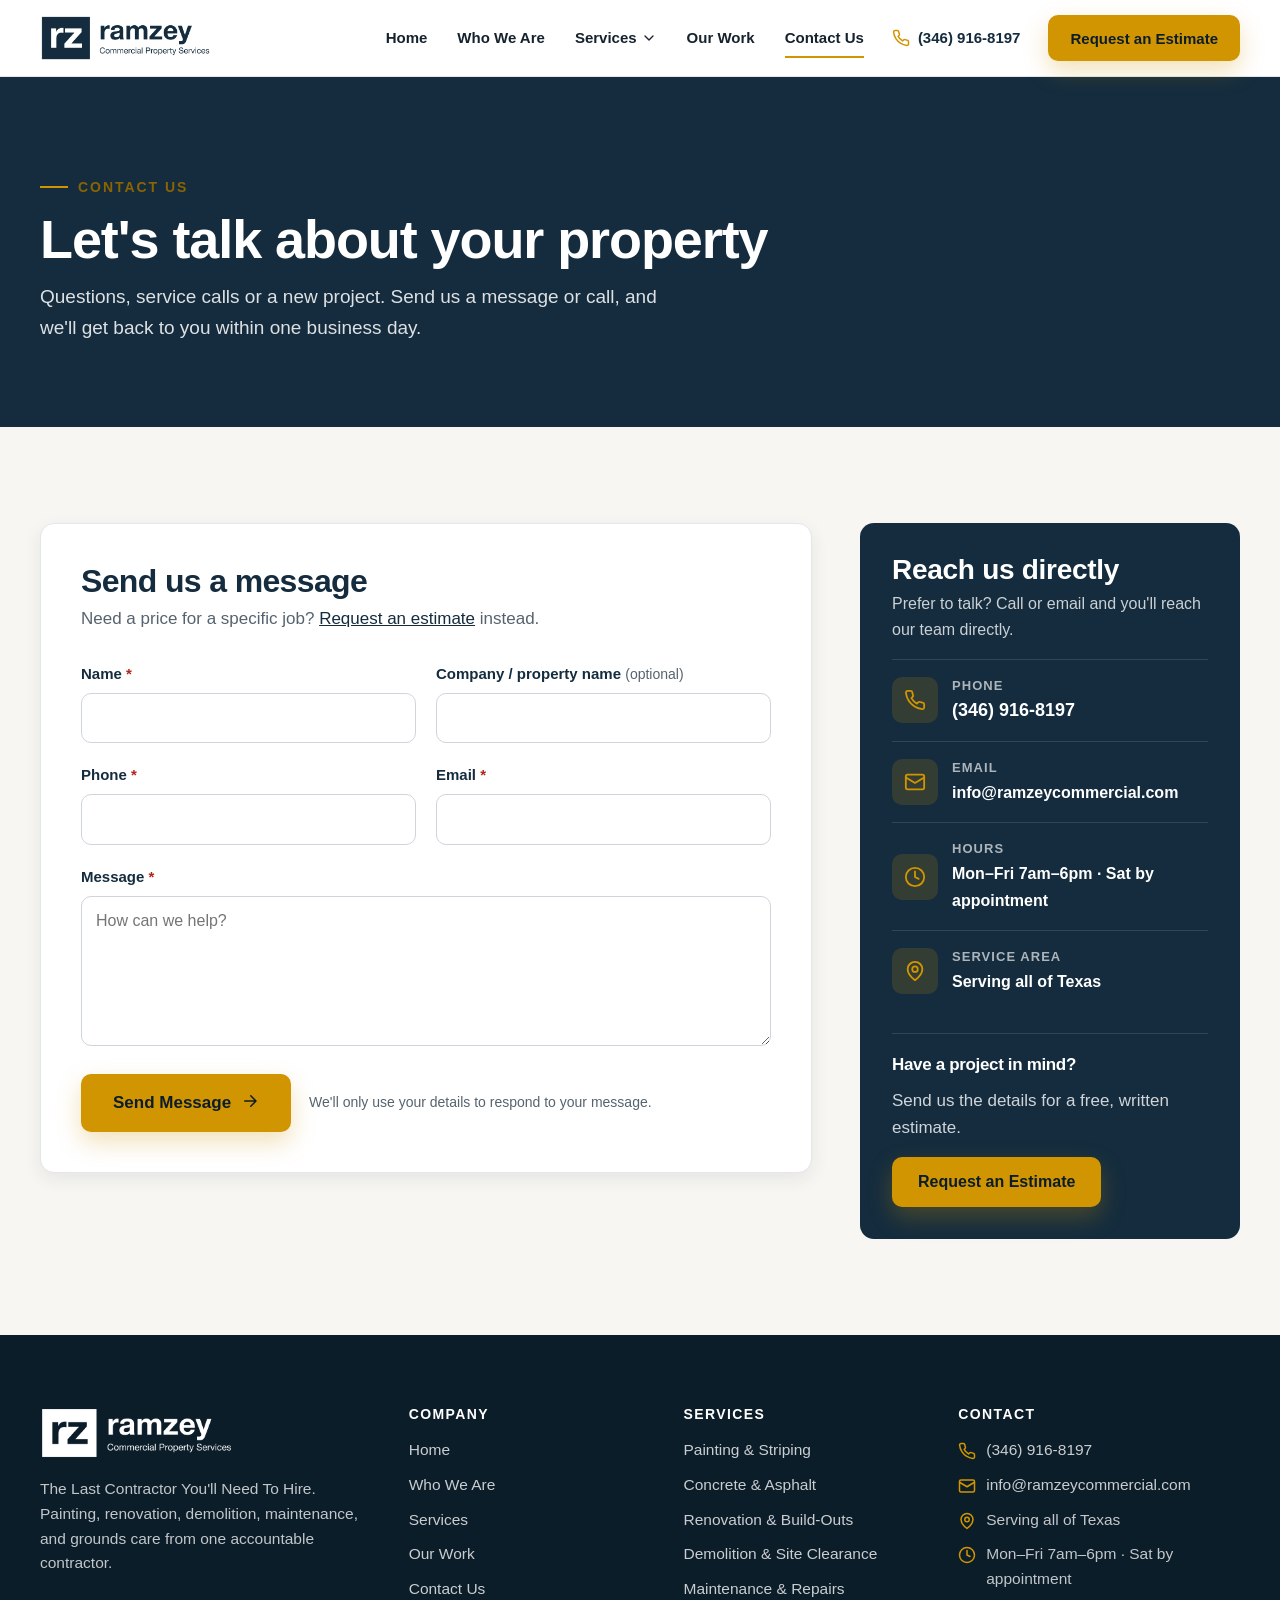
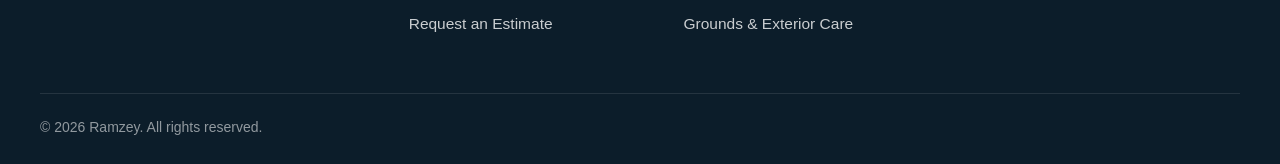
<file: contact.html>
<!doctype html>
<html lang="en">
<head>
  <meta charset="utf-8">
  <meta name="viewport" content="width=device-width, initial-scale=1">
  <title>Contact Us | Ramzey</title>
  <meta name="description" content="Contact Ramzey about commercial painting and striping, concrete and asphalt, renovation, demolition, maintenance or grounds care.">
  <meta name="theme-color" content="#142c3e">
  <link rel="icon" href="images/logo/icon.png">
  <link rel="apple-touch-icon" href="images/logo/icon.png">
  <link rel="stylesheet" href="assets/css/styles.css">
</head>
<body data-page="contact" class="page-estimate">
  <a class="skip-link" href="#main">Skip to content</a>
  <header id="site-header"></header>

  <main id="main">
    <section class="page-hero">
      <div class="container">
        <span class="eyebrow">Contact Us</span>
        <h1>Let's talk about your property</h1>
        <p>Questions, service calls or a new project. Send us a message or call, and we'll get back to you within one business day.</p>
      </div>
    </section>

    <section class="section bg-paper">
      <div class="container estimate-layout">
        <div class="form-card" id="form-card">
          <h2>Send us a message</h2>
          <p>Need a price for a specific job? <a href="estimate.html">Request an estimate</a> instead.</p>

          <form id="contact-form" novalidate>
            <div class="form-grid">
              <div class="field">
                <label for="name">Name <span class="req">*</span></label>
                <input id="name" name="name" type="text" autocomplete="name" required>
                <span class="field-error" role="alert"></span>
              </div>
              <div class="field">
                <label for="company">Company / property name <span class="opt">(optional)</span></label>
                <input id="company" name="company" type="text" autocomplete="organization">
              </div>
              <div class="field">
                <label for="phone">Phone <span class="req">*</span></label>
                <input id="phone" name="phone" type="tel" autocomplete="tel" inputmode="tel" required>
                <span class="field-error" role="alert"></span>
              </div>
              <div class="field">
                <label for="email">Email <span class="req">*</span></label>
                <input id="email" name="email" type="email" autocomplete="email" required>
                <span class="field-error" role="alert"></span>
              </div>
              <div class="field full">
                <label for="description">Message <span class="req">*</span></label>
                <textarea id="description" name="description" placeholder="How can we help?" required></textarea>
                <span class="field-error" role="alert"></span>
              </div>
              <div class="hp" aria-hidden="true">
                <label for="website">Leave this empty</label>
                <input id="website" name="website" type="text" tabindex="-1" autocomplete="off">
              </div>
            </div>

            <div class="form-foot">
              <button class="btn btn-gold btn-lg" type="submit">Send Message <span data-icon="arrow"></span></button>
              <small>We'll only use your details to respond to your message.</small>
            </div>
            <div class="form-status" id="form-status" role="alert"></div>
          </form>
        </div>

        <aside class="contact-card" aria-label="Contact information">
          <h3>Reach us directly</h3>
          <p>Prefer to talk? Call or email and you'll reach our team directly.</p>
          <a class="contact-line" data-site-href="phone" href="#">
            <span class="ic" data-icon="phone"></span>
            <span><small>Phone</small><strong data-site="phone"></strong></span>
          </a>
          <a class="contact-line" data-site-href="email" href="#">
            <span class="ic" data-icon="mail"></span>
            <span><small>Email</small><strong data-site="email"></strong></span>
          </a>
          <div class="contact-line">
            <span class="ic" data-icon="clock"></span>
            <span><small>Hours</small><strong data-site="hours" style="font-size:16px"></strong></span>
          </div>
          <div class="contact-line">
            <span class="ic" data-icon="pin"></span>
            <span><small>Service area</small><strong data-site="serviceArea" style="font-size:16px"></strong></span>
          </div>
          <div class="next-steps">
            <h4>Have a project in mind?</h4>
            <p style="margin:0 0 16px;color:rgba(255,255,255,.8)">Send us the details for a free, written estimate.</p>
            <a class="btn btn-gold" href="estimate.html">Request an Estimate</a>
          </div>
        </aside>
      </div>
    </section>
  </main>

  <footer id="site-footer"></footer>

  <script src="assets/js/site-config.js"></script>
  <script src="assets/js/projects.js"></script>
  <script src="assets/js/main.js"></script>
</body>
</html>
</file>
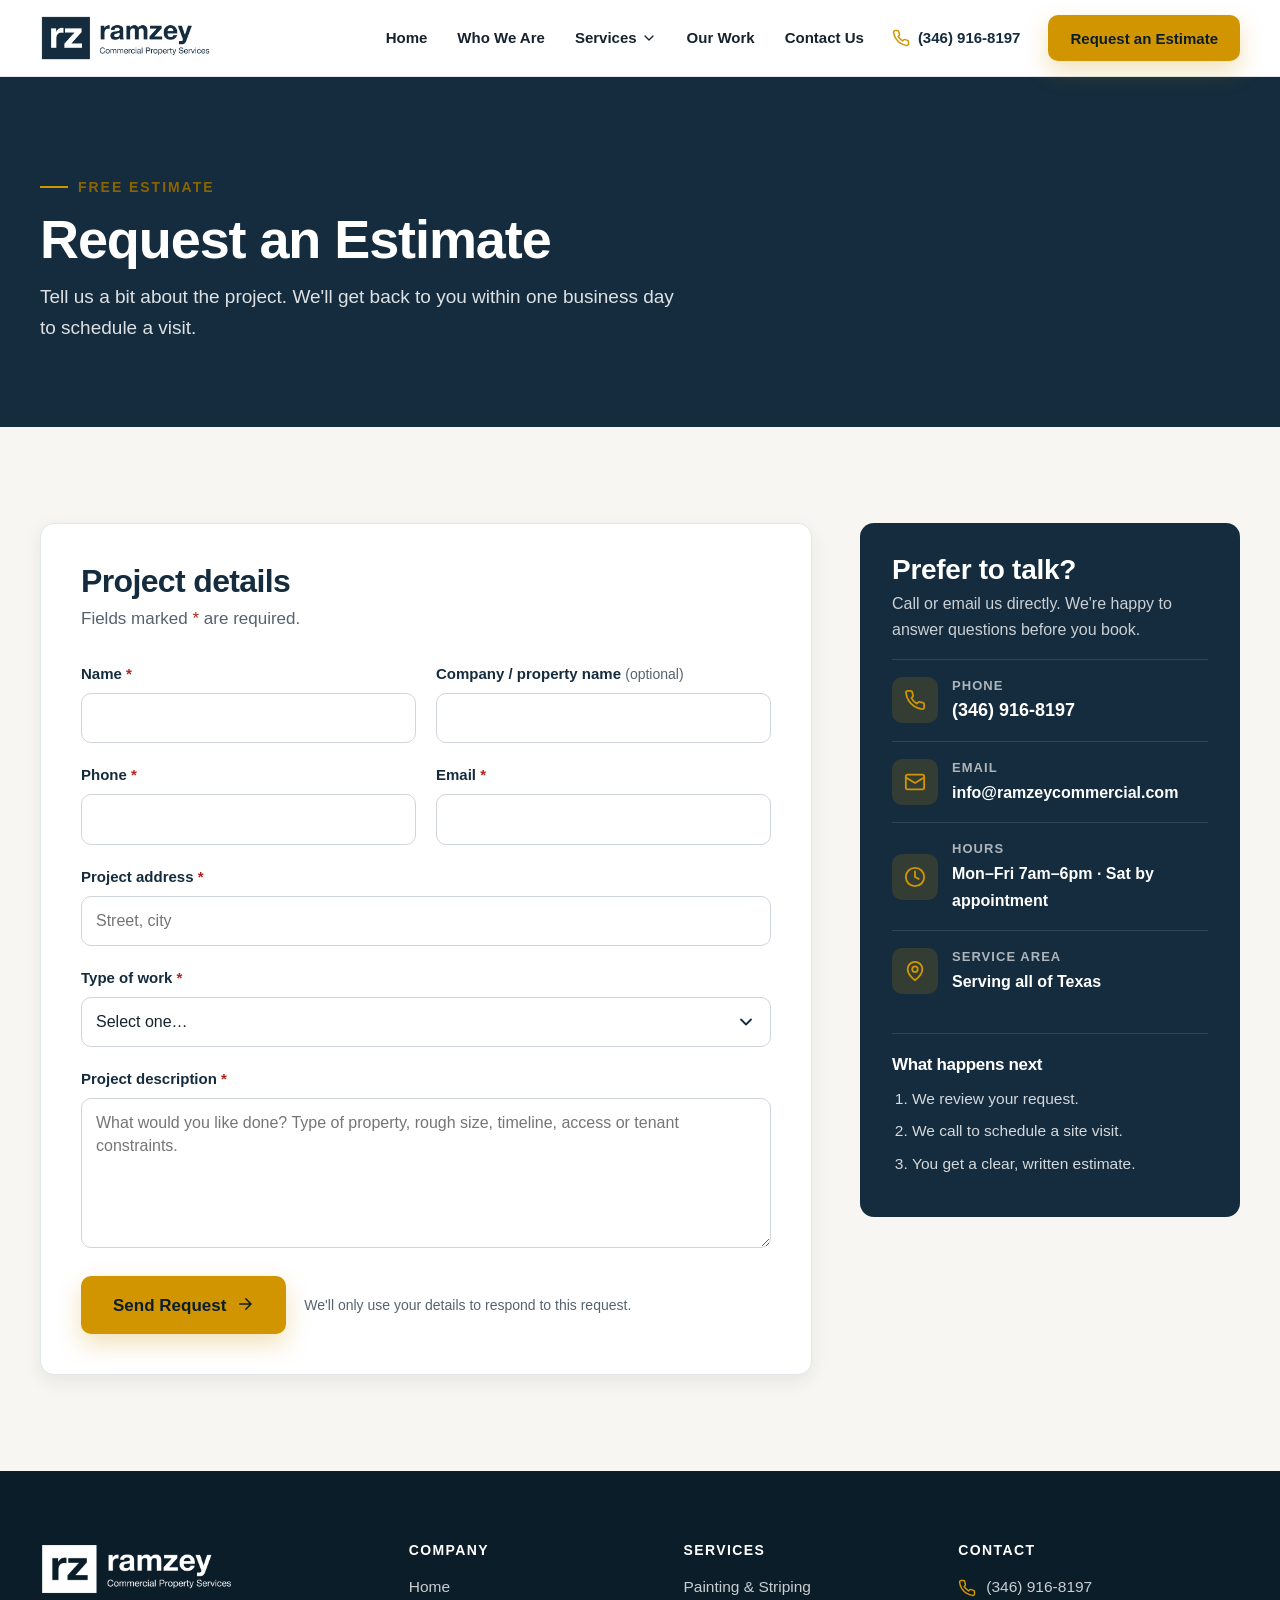
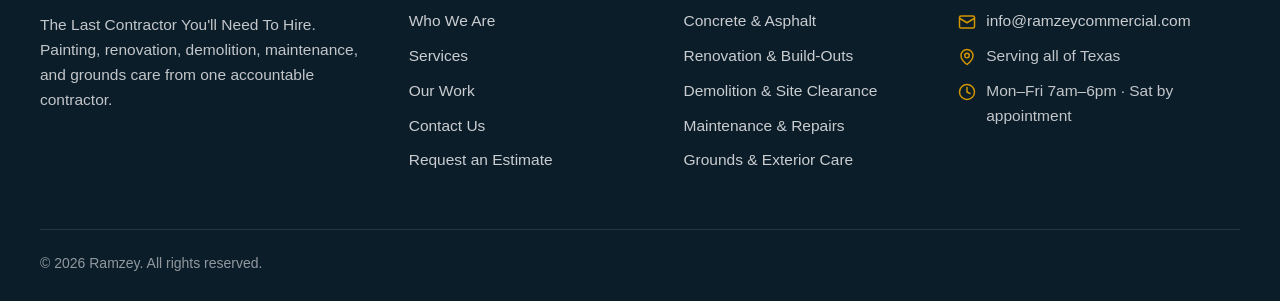
<file: estimate.html>
<!doctype html>
<html lang="en">
<head>
  <meta charset="utf-8">
  <meta name="viewport" content="width=device-width, initial-scale=1">
  <title>Request an Estimate | Ramzey</title>
  <meta name="description" content="Request a free estimate from Ramzey for commercial painting and striping, concrete and asphalt, renovation, demolition, maintenance or grounds care.">
  <meta name="theme-color" content="#142c3e">
  <link rel="icon" href="images/logo/icon.png">
  <link rel="apple-touch-icon" href="images/logo/icon.png">
  <link rel="stylesheet" href="assets/css/styles.css">
</head>
<body data-page="estimate" class="page-estimate">
  <a class="skip-link" href="#main">Skip to content</a>
  <header id="site-header"></header>

  <main id="main">
    <section class="page-hero">
      <div class="container">
        <span class="eyebrow">Free estimate</span>
        <h1>Request an Estimate</h1>
        <p>Tell us a bit about the project. We'll get back to you within one business day to schedule a visit.</p>
      </div>
    </section>

    <section class="section bg-paper">
      <div class="container estimate-layout">
        <div class="form-card" id="form-card">
          <h2>Project details</h2>
          <p>Fields marked <span class="req">*</span> are required.</p>

          <form id="estimate-form" novalidate>
            <div class="form-grid">
              <div class="field">
                <label for="name">Name <span class="req">*</span></label>
                <input id="name" name="name" type="text" autocomplete="name" required>
                <span class="field-error" role="alert"></span>
              </div>
              <div class="field">
                <label for="company">Company / property name <span class="opt">(optional)</span></label>
                <input id="company" name="company" type="text" autocomplete="organization">
              </div>
              <div class="field">
                <label for="phone">Phone <span class="req">*</span></label>
                <input id="phone" name="phone" type="tel" autocomplete="tel" inputmode="tel" required>
                <span class="field-error" role="alert"></span>
              </div>
              <div class="field">
                <label for="email">Email <span class="req">*</span></label>
                <input id="email" name="email" type="email" autocomplete="email" required>
                <span class="field-error" role="alert"></span>
              </div>
              <div class="field full">
                <label for="address">Project address <span class="req">*</span></label>
                <input id="address" name="address" type="text" autocomplete="street-address" placeholder="Street, city" required>
                <span class="field-error" role="alert"></span>
              </div>
              <div class="field full">
                <label for="type">Type of work <span class="req">*</span></label>
                <select id="type" name="type" required>
                  <option value="">Select one…</option>
                </select>
                <span class="field-error" role="alert"></span>
              </div>
              <div class="field full">
                <label for="description">Project description <span class="req">*</span></label>
                <textarea id="description" name="description" placeholder="What would you like done? Type of property, rough size, timeline, access or tenant constraints." required></textarea>
                <span class="field-error" role="alert"></span>
              </div>
              <div class="hp" aria-hidden="true">
                <label for="website">Leave this empty</label>
                <input id="website" name="website" type="text" tabindex="-1" autocomplete="off">
              </div>
            </div>

            <div class="form-foot">
              <button class="btn btn-gold btn-lg" type="submit">Send Request <span data-icon="arrow"></span></button>
              <small>We'll only use your details to respond to this request.</small>
            </div>
            <div class="form-status" id="form-status" role="alert"></div>
          </form>
        </div>

        <aside class="contact-card" aria-label="Contact information">
          <h3>Prefer to talk?</h3>
          <p>Call or email us directly. We're happy to answer questions before you book.</p>
          <a class="contact-line" data-site-href="phone" href="#">
            <span class="ic" data-icon="phone"></span>
            <span><small>Phone</small><strong data-site="phone"></strong></span>
          </a>
          <a class="contact-line" data-site-href="email" href="#">
            <span class="ic" data-icon="mail"></span>
            <span><small>Email</small><strong data-site="email"></strong></span>
          </a>
          <div class="contact-line">
            <span class="ic" data-icon="clock"></span>
            <span><small>Hours</small><strong data-site="hours" style="font-size:16px"></strong></span>
          </div>
          <div class="contact-line">
            <span class="ic" data-icon="pin"></span>
            <span><small>Service area</small><strong data-site="serviceArea" style="font-size:16px"></strong></span>
          </div>
          <div class="next-steps">
            <h4>What happens next</h4>
            <ol>
              <li>We review your request.</li>
              <li>We call to schedule a site visit.</li>
              <li>You get a clear, written estimate.</li>
            </ol>
          </div>
        </aside>
      </div>
    </section>
  </main>

  <footer id="site-footer"></footer>

  <script src="assets/js/site-config.js"></script>
  <script src="assets/js/projects.js"></script>
  <script src="assets/js/main.js"></script>
</body>
</html>
</file>
<file: assets/css/styles.css>
/* ==========================================================================
   Brand tokens
   ========================================================================== */
:root {
  --navy: #142c3e;
  --navy-900: #0c1d2a;
  --navy-700: #1f3d54;
  --navy-100: #e7edf2;
  --gold: #d09500;
  --gold-600: #b37f00;
  --gold-text: #8a6400;      /* accent text on white — passes AA */
  --gold-100: #fbf3df;
  --white: #ffffff;
  --paper: #f7f6f2;          /* warm off-white section background */
  --ink: #16232e;
  --muted: #56636e;
  --line: #e3e6ea;
  --radius: 14px;
  --radius-sm: 10px;
  --shadow: 0 18px 44px rgba(20, 44, 62, .12);
  --shadow-sm: 0 6px 18px rgba(20, 44, 62, .08);
  --container: 1200px;
  --header-h: 76px;
  /* Brand font: Helvetica Neue. Not self-hosted (no web license), so it comes from the
     visitor's device: built into every Mac/iPhone/iPad; Windows/Android fall back to the
     near-identical Helvetica/Arial. With a licensed .woff2, add an @font-face here. */
  --font-body: "Helvetica Neue", Helvetica, Arial, sans-serif;
  --font-head: "Helvetica Neue", Helvetica, Arial, sans-serif;
}

/* ==========================================================================
   Base
   ========================================================================== */
*, *::before, *::after { box-sizing: border-box; }

html { scroll-behavior: smooth; -webkit-text-size-adjust: 100%; overflow-x: clip; }

body {
  margin: 0;
  font-family: var(--font-body);
  font-size: 17px;
  line-height: 1.6;
  color: var(--ink);
  background: var(--white);
  -webkit-font-smoothing: antialiased;
}

img, video { max-width: 100%; display: block; }

a { color: var(--navy); }

h1, h2, h3, h4 {
  font-family: var(--font-head);
  font-weight: 700;
  line-height: 1.08;
  letter-spacing: -.02em;
  color: var(--navy);
  margin: 0 0 .5em;
}

h1 { font-size: clamp(38px, 5.4vw, 64px); }
h2 { font-size: clamp(28px, 3.4vw, 42px); }
h3 { font-size: clamp(19px, 1.8vw, 22px); letter-spacing: -.01em; }

p { margin: 0 0 1em; }

:focus-visible { outline: 3px solid var(--gold); outline-offset: 3px; border-radius: 4px; }

.container { width: min(var(--container), 100% - 40px); margin-inline: auto; }

.skip-link {
  position: absolute; left: 12px; top: -60px; z-index: 200;
  background: var(--gold); color: var(--navy-900); padding: 10px 16px;
  border-radius: 8px; font-weight: 700; text-decoration: none;
}
.skip-link:focus { top: 12px; }

.sr-only {
  position: absolute; width: 1px; height: 1px; padding: 0; margin: -1px;
  overflow: hidden; clip: rect(0 0 0 0); white-space: nowrap; border: 0;
}

/* ==========================================================================
   Buttons
   ========================================================================== */
.btn {
  display: inline-flex; align-items: center; justify-content: center; gap: 10px;
  min-height: 50px; padding: 0 24px;
  border: 2px solid transparent; border-radius: var(--radius-sm);
  font: 700 16px/1 var(--font-body); text-decoration: none; cursor: pointer;
  transition: background .18s, color .18s, border-color .18s, transform .18s, box-shadow .18s;
  white-space: nowrap;
}
.btn svg { width: 18px; height: 18px; flex: none; }
.btn:hover { transform: translateY(-1px); }

.btn-gold { background: var(--gold); color: var(--navy-900); box-shadow: 0 10px 24px rgba(208, 149, 0, .28); }
.btn-gold:hover { background: #e0a206; }

.btn-navy { background: var(--navy); color: var(--white); }
.btn-navy:hover { background: var(--navy-700); }

.btn-outline-light { border-color: rgba(255,255,255,.7); color: var(--white); }
.btn-outline-light:hover { background: var(--white); color: var(--navy); border-color: var(--white); }

.btn-outline { border-color: var(--navy); color: var(--navy); }
.btn-outline:hover { background: var(--navy); color: var(--white); }

.btn-lg { min-height: 58px; padding: 0 30px; font-size: 17px; }
.btn-block { width: 100%; }

.link-arrow {
  display: inline-flex; align-items: center; gap: 8px;
  font-weight: 700; color: var(--navy); text-decoration: none;
}
.link-arrow svg { width: 18px; height: 18px; transition: transform .18s; color: var(--gold); }
.link-arrow:hover svg { transform: translateX(4px); }

/* ==========================================================================
   Header
   ========================================================================== */
.site-header {
  position: sticky; top: 0; z-index: 100;
  background: rgba(255,255,255,.97);
  backdrop-filter: saturate(1.4) blur(8px);
  border-bottom: 1px solid var(--line);
}
.header-inner { height: var(--header-h); display: flex; align-items: center; gap: 28px; }

.brand { display: flex; align-items: center; gap: 12px; text-decoration: none; color: var(--navy); margin-right: auto; }
.brand-mark {
  width: 44px; height: 44px; border-radius: 10px; background: var(--navy);
  display: grid; place-items: center; flex: none;
}
.brand-mark svg { width: 26px; height: 26px; }
.brand-logo { display: block; height: 46px; width: auto; max-width: 260px; object-fit: contain; object-position: left center; }
.site-footer .brand-logo { height: 52px; }
.site-footer .brand-logo.on-dark { filter: brightness(0) invert(1); }
.site-footer .brand-logo.on-tile { background: var(--white); padding: 8px 12px; border-radius: 8px; box-sizing: content-box; }
.brand-name { display: block; font: 700 23px/1 var(--font-head); text-transform: uppercase; letter-spacing: .02em; }
.brand-tag { display: block; font-size: 12px; color: var(--muted); margin-top: 3px; letter-spacing: .02em; }

.main-nav > ul { list-style: none; margin: 0; padding: 0; display: flex; align-items: center; gap: 30px; }
.main-nav a {
  display: inline-flex; align-items: center; text-decoration: none; color: var(--ink); font-weight: 600; font-size: 15px;
  padding: 8px 0; position: relative;
}
.main-nav a::after {
  content: ""; position: absolute; left: 0; right: 0; bottom: 0; height: 2px;
  background: var(--gold); transform: scaleX(0); transition: transform .2s; transform-origin: left;
}
.main-nav a:hover::after, .main-nav a[aria-current="page"]::after { transform: scaleX(1); }

/* Services dropdown (desktop) */
.main-nav .has-sub { position: relative; }
.main-nav .has-sub > a { display: inline-flex; align-items: center; gap: 4px; }
.main-nav .has-sub > a svg { width: 16px; height: 16px; transition: transform .2s; }
.main-nav .has-sub:hover > a svg, .main-nav .has-sub:focus-within > a svg { transform: rotate(180deg); }
.main-nav .sub-menu {
  position: absolute; top: 100%; left: -18px; z-index: 110; margin-top: 14px;
  display: grid; grid-template-columns: repeat(2, minmax(220px, 1fr)); gap: 2px 8px;
  min-width: 480px; padding: 14px; list-style: none;
  background: var(--white); border: 1px solid var(--line); border-radius: var(--radius); box-shadow: var(--shadow);
  opacity: 0; visibility: hidden; transform: translateY(6px); transition: opacity .18s, transform .18s, visibility .18s;
}
.main-nav .sub-menu::before { content: ""; position: absolute; left: 0; right: 0; top: -16px; height: 16px; } /* hover bridge */
.main-nav .has-sub:hover .sub-menu, .main-nav .has-sub:focus-within .sub-menu { opacity: 1; visibility: visible; transform: none; }
.main-nav .sub-menu a { display: block; padding: 10px 12px; border-radius: 8px; font-weight: 500; font-size: 14.5px; }
.main-nav .sub-menu a::after { display: none; }
.main-nav .sub-menu a:hover, .main-nav .sub-menu a:focus-visible { background: var(--gold-100); color: var(--navy); }

.header-phone {
  display: flex; align-items: center; gap: 8px; text-decoration: none;
  font-weight: 700; color: var(--navy); font-size: 15px;
}
.header-phone svg { width: 18px; height: 18px; color: var(--gold); }
.header-cta { min-height: 46px; padding: 0 20px; font-size: 15px; }

.menu-toggle {
  display: none; width: 46px; height: 46px; border: 1px solid var(--line); border-radius: 10px;
  background: var(--white); cursor: pointer; place-items: center; color: var(--navy);
}
.menu-toggle svg { width: 24px; height: 24px; }
.menu-toggle .icon-close { display: none; }
.menu-open .menu-toggle .icon-open { display: none; }
.menu-open .menu-toggle .icon-close { display: block; }

.mobile-menu { display: none; }

@media (max-width: 1240px) {
  .header-phone { display: none; }
  .main-nav > ul { gap: 24px; }
}

/* ==========================================================================
   Hero (home)
   ========================================================================== */
.hero {
  position: relative; color: var(--white); isolation: isolate;
  min-height: min(760px, calc(100svh - var(--header-h)));
  display: flex; align-items: center;
  padding: 90px 0 110px;
}
.hero-media { position: absolute; inset: 0; z-index: -2; }
.hero-media img { width: 100%; height: 100%; object-fit: cover; }
.hero::before {
  content: ""; position: absolute; inset: 0; z-index: -1;
  background: linear-gradient(95deg, rgba(12,29,42,.94) 0%, rgba(12,29,42,.78) 45%, rgba(12,29,42,.25) 100%);
}
.hero-content { max-width: 680px; }
.hero h1 { color: var(--white); margin-bottom: 22px; }
.hero h1 .accent { color: var(--gold); display: block; }
.hero-lead { font-size: clamp(18px, 1.6vw, 21px); color: rgba(255,255,255,.88); max-width: 560px; margin-bottom: 34px; }
.hero-actions { display: flex; flex-wrap: wrap; gap: 14px; }
.hero-trust {
  list-style: none; padding: 0; margin: 40px 0 0;
  display: flex; flex-wrap: wrap; gap: 10px 26px; font-size: 15px; color: rgba(255,255,255,.85);
}
.hero-trust li { display: flex; align-items: center; gap: 8px; }
.hero-trust svg { width: 18px; height: 18px; color: var(--gold); flex: none; }

/* Inner page hero */
.page-hero {
  position: relative; color: var(--white); isolation: isolate;
  padding: 92px 0 84px; background: var(--navy);
}
.page-hero.has-image::before {
  content: ""; position: absolute; inset: 0; z-index: -1;
  background: linear-gradient(90deg, rgba(12,29,42,.93), rgba(12,29,42,.7));
}
.page-hero .hero-media { z-index: -2; }
.page-hero h1 { color: var(--white); font-size: clamp(34px, 4.6vw, 54px); margin-bottom: 14px; }
.page-hero p { font-size: 19px; color: rgba(255,255,255,.86); max-width: 640px; margin: 0; }
.crumbs { font-size: 14px; color: rgba(255,255,255,.7); margin-bottom: 14px; }
.crumbs a { color: rgba(255,255,255,.85); text-decoration: none; }
.crumbs a:hover { color: var(--gold); }

/* ==========================================================================
   Sections
   ========================================================================== */
.section { padding: 96px 0; }
.section-sm { padding: 64px 0; }
.bg-paper { background: var(--paper); }
.bg-navy { background: var(--navy); color: var(--white); }
.bg-navy h2, .bg-navy h3 { color: var(--white); }

.eyebrow {
  display: inline-flex; align-items: center; gap: 10px;
  font: 700 14px/1 var(--font-body); letter-spacing: .14em; text-transform: uppercase;
  color: var(--gold-text); margin-bottom: 16px;
}
.eyebrow::before { content: ""; width: 28px; height: 2px; background: var(--gold); }
.bg-navy .eyebrow { color: var(--gold); }

.section-head { display: flex; align-items: end; justify-content: space-between; gap: 24px; margin-bottom: 48px; flex-wrap: wrap; }
.section-head h2 { margin: 0; }
.section-head p { max-width: 520px; color: var(--muted); margin: 12px 0 0; }
.section-head.center { flex-direction: column; align-items: center; text-align: center; }
.section-head.center p { margin-inline: auto; }

.lead { font-size: 19px; color: var(--muted); }

/* Intro split */
.split { display: grid; grid-template-columns: 1fr 1fr; gap: 72px; align-items: center; }
.split-media { position: relative; }
.split-media img { border-radius: var(--radius); width: 100%; aspect-ratio: 4 / 3.4; object-fit: cover; box-shadow: var(--shadow); }
.split-media .media-badge {
  position: absolute; left: -22px; bottom: 28px;
  background: var(--gold); color: var(--navy-900); border-radius: var(--radius-sm);
  padding: 18px 22px; box-shadow: var(--shadow); max-width: 230px;
}
.media-badge strong { display: block; font: 700 30px/1 var(--font-head); }
.media-badge span { font-size: 14px; font-weight: 600; line-height: 1.35; display: block; margin-top: 4px; }

.checklist { list-style: none; padding: 0; margin: 28px 0 32px; display: grid; gap: 14px; }
.checklist li { display: grid; grid-template-columns: 28px 1fr; gap: 12px; align-items: start; }
.checklist .tick {
  width: 28px; height: 28px; border-radius: 50%; background: var(--gold-100); color: var(--gold-text);
  display: grid; place-items: center;
}
.checklist .tick svg { width: 16px; height: 16px; }
.checklist strong { display: block; color: var(--navy); }
.checklist span { color: var(--muted); font-size: 16px; }

/* Service tiles */
.service-grid { display: grid; grid-template-columns: repeat(4, 1fr); gap: 20px; }
.service-tile {
  display: flex; flex-direction: column; text-decoration: none; color: inherit;
  background: var(--white); border: 1px solid var(--line); border-radius: var(--radius);
  padding: 28px 24px; transition: transform .2s, box-shadow .2s, border-color .2s;
}
.service-tile:hover { transform: translateY(-4px); box-shadow: var(--shadow); border-color: transparent; }
.service-icon {
  width: 54px; height: 54px; border-radius: 12px; background: var(--navy); color: var(--gold);
  display: grid; place-items: center; margin-bottom: 20px;
}
.service-icon svg { width: 28px; height: 28px; }
.service-tile h3 { margin-bottom: 8px; }
.service-tile p { color: var(--muted); font-size: 15.5px; margin: 0 0 18px; }
.service-tile .link-arrow { margin-top: auto; font-size: 15px; }
.service-tile.is-cta { background: var(--navy); border-color: var(--navy); color: var(--white); grid-column: span 2; }
.service-tile.is-cta h3 { color: var(--white); }
.service-tile.is-cta p { color: rgba(255,255,255,.78); }
.service-tile.is-cta .link-arrow { color: var(--gold); }

/* Impact tiles (home): photo cards with icon + title, one per service */
.impact .section-head p { color: rgba(255,255,255,.78); }
.impact-grid { display: grid; grid-template-columns: repeat(3, 1fr); gap: 16px; }
.impact-tile {
  position: relative; isolation: isolate; overflow: hidden; border-radius: var(--radius);
  display: flex; flex-direction: column; justify-content: flex-end; gap: 10px;
  min-height: 320px; padding: 24px; color: var(--white); text-decoration: none; background: var(--navy-900);
}
.impact-tile img {
  position: absolute; inset: 0; z-index: -2; width: 100%; height: 100%; object-fit: cover;
  transition: transform .5s ease;
}
.impact-tile::before {
  content: ""; position: absolute; inset: 0; z-index: -1;
  background: linear-gradient(180deg, rgba(12,29,42,.15) 0%, rgba(12,29,42,.55) 45%, rgba(12,29,42,.94) 100%);
  transition: background-color .3s;
}
.impact-tile:hover img, .impact-tile:focus-visible img { transform: scale(1.06); }
.impact-tile:hover::before, .impact-tile:focus-visible::before { background-color: rgba(12,29,42,.35); }
.impact-icon {
  position: absolute; top: 20px; left: 20px; width: 48px; height: 48px; border-radius: 12px;
  display: grid; place-items: center; color: var(--gold);
  background: rgba(12,29,42,.7); border: 1px solid rgba(255,255,255,.18); backdrop-filter: blur(4px);
}
.impact-icon svg { width: 26px; height: 26px; }
.impact-tile h3 { color: var(--white); margin: 0; font-size: 22px; line-height: 1.15; }
.impact-link { display: inline-flex; align-items: center; gap: 6px; color: var(--gold); font-weight: 600; font-size: 14.5px; }
.impact-link svg { width: 16px; height: 16px; transition: transform .2s; }
.impact-tile:hover .impact-link svg { transform: translateX(4px); }
@media (hover: hover) {
  .impact-link { opacity: 0; transform: translateY(6px); transition: opacity .25s, transform .25s; }
  .impact-tile:hover .impact-link, .impact-tile:focus-visible .impact-link { opacity: 1; transform: none; }
}
.impact-tile.is-cta { grid-column: 1 / -1; min-height: 220px; justify-content: center; padding: 32px 36px; }
.impact-tile.is-cta img { filter: grayscale(1); }
.impact-tile.is-cta::before { background: linear-gradient(90deg, rgba(12,29,42,.95) 0%, rgba(12,29,42,.75) 60%, rgba(12,29,42,.45) 100%); }
.impact-tile.is-cta h3 { font-size: clamp(24px, 2.4vw, 32px); max-width: 520px; }
.impact-tile.is-cta .impact-link { opacity: 1; transform: none; }
@media (max-width: 900px)  { .impact-grid { grid-template-columns: repeat(2, 1fr); } .impact-tile { min-height: 240px; } }
@media (max-width: 520px)  {
  .impact-grid { grid-template-columns: 1fr; gap: 12px; }
  .impact-tile { min-height: 190px; padding: 20px; }
  .impact-tile h3 { font-size: 20px; }
  .impact-tile.is-cta { padding: 28px 20px; }
}

/* Project cards */
.project-grid { display: grid; grid-template-columns: repeat(3, 1fr); gap: 26px; }
.project-card {
  display: flex; flex-direction: column; text-decoration: none; color: inherit;
  background: var(--white); border-radius: var(--radius); overflow: hidden;
  border: 1px solid var(--line); transition: transform .22s, box-shadow .22s;
}
.project-card:hover { transform: translateY(-4px); box-shadow: var(--shadow); }
.project-thumb { position: relative; aspect-ratio: 4 / 3; overflow: hidden; background: var(--navy-100); }
.project-thumb img { width: 100%; height: 100%; object-fit: cover; transition: transform .5s; }
.project-card:hover .project-thumb img { transform: scale(1.05); }
.project-badges { position: absolute; left: 14px; top: 14px; display: flex; gap: 8px; flex-wrap: wrap; }
.chip {
  display: inline-flex; align-items: center; gap: 6px;
  background: var(--white); color: var(--navy); border-radius: 999px;
  padding: 6px 12px; font-size: 13px; font-weight: 700; line-height: 1;
}
.chip-video { background: var(--gold); color: var(--navy-900); }
.chip-video svg { width: 12px; height: 12px; }
.project-body { padding: 22px 22px 24px; display: flex; flex-direction: column; flex: 1; }
.project-meta { font-size: 14px; color: var(--muted); margin-bottom: 6px; }
.project-body h3 { margin-bottom: 8px; }
.project-body p { color: var(--muted); font-size: 15.5px; margin: 0 0 16px; }
.project-body .link-arrow { margin-top: auto; font-size: 15px; }

/* Process steps */
.steps { display: grid; grid-template-columns: repeat(3, 1fr); gap: 26px; counter-reset: step; }
.step { position: relative; padding: 32px 28px; border-radius: var(--radius); background: rgba(255,255,255,.06); border: 1px solid rgba(255,255,255,.14); }
.step-num { font: 700 46px/1 var(--font-head); letter-spacing: -.03em; color: var(--gold); margin-bottom: 14px; }
.step h3 { margin-bottom: 8px; }
.step p { color: rgba(255,255,255,.78); margin: 0; font-size: 16px; }

/* CTA band */
.cta-band { background: var(--gold); color: var(--navy-900); padding: 64px 0; }
.cta-inner { display: flex; align-items: center; justify-content: space-between; gap: 32px; flex-wrap: wrap; }
.cta-band h2 { color: var(--navy-900); margin: 0 0 6px; font-size: clamp(26px, 3vw, 36px); }
.cta-band p { margin: 0; font-size: 18px; font-weight: 500; }
.cta-actions { display: flex; gap: 14px; flex-wrap: wrap; }
.cta-band .btn-outline { border-color: var(--navy-900); color: var(--navy-900); }
.cta-band .btn-outline:hover { background: var(--navy-900); color: var(--white); }

/* ==========================================================================
   Services page
   ========================================================================== */
.one-stop {
  display: grid; grid-template-columns: 1.1fr 1fr; gap: 56px; align-items: center;
}
.trade-pills { display: flex; flex-wrap: wrap; gap: 10px; }
.trade-pills a {
  text-decoration: none; padding: 10px 16px; border-radius: 999px;
  background: var(--white); border: 1px solid var(--line); color: var(--navy); font-weight: 600; font-size: 15px;
  transition: border-color .18s, background .18s;
}
.trade-pills a:hover { border-color: var(--gold); background: var(--gold-100); }

.service-rows { display: grid; gap: 96px; }
.service-row { display: grid; grid-template-columns: 1fr 1fr; gap: 64px; align-items: center; scroll-margin-top: calc(var(--header-h) + 24px); }
.service-row:nth-child(even) .service-row-media { order: 2; }
.service-row-media img { border-radius: var(--radius); width: 100%; aspect-ratio: 4 / 3; object-fit: cover; box-shadow: var(--shadow-sm); }
.service-row .service-icon { margin-bottom: 18px; }
.service-row p { color: var(--muted); }
.service-list { list-style: none; padding: 0; margin: 20px 0 28px; display: grid; grid-template-columns: 1fr 1fr; gap: 10px 20px; }
.service-list li { display: flex; gap: 10px; align-items: start; font-size: 16px; }
.service-list svg { width: 18px; height: 18px; color: var(--gold); flex: none; margin-top: 4px; }

/* ==========================================================================
   Work page
   ========================================================================== */
.filters { display: flex; gap: 10px; flex-wrap: wrap; margin-bottom: 36px; }
.filter-btn {
  border: 1px solid var(--line); background: var(--white); color: var(--navy);
  border-radius: 999px; padding: 10px 18px; font: 600 15px/1 var(--font-body); cursor: pointer;
  transition: background .18s, color .18s, border-color .18s;
}
.filter-btn:hover { border-color: var(--navy); }
.filter-btn[aria-pressed="true"] { background: var(--navy); color: var(--white); border-color: var(--navy); }
.empty-state { text-align: center; padding: 60px 20px; color: var(--muted); grid-column: 1 / -1; }

/* Project detail */
.project-layout { display: grid; grid-template-columns: 1fr 340px; gap: 56px; align-items: start; }
.gallery-main {
  position: relative; border-radius: var(--radius); overflow: hidden; background: var(--navy-100);
  aspect-ratio: 16 / 10; cursor: zoom-in; border: 0; padding: 0; width: 100%; display: block;
}
.gallery-main img { width: 100%; height: 100%; object-fit: cover; }
.gallery-thumbs { display: grid; grid-template-columns: repeat(auto-fill, minmax(96px, 1fr)); gap: 10px; margin-top: 12px; }
.gallery-thumbs button {
  padding: 0; border: 2px solid transparent; border-radius: 8px; overflow: hidden; cursor: pointer;
  aspect-ratio: 4 / 3; background: var(--navy-100); opacity: .7; transition: opacity .18s, border-color .18s;
}
.gallery-thumbs button:hover { opacity: 1; }
.gallery-thumbs button[aria-current="true"] { border-color: var(--gold); opacity: 1; }
.gallery-thumbs img { width: 100%; height: 100%; object-fit: cover; }
.img-caption { font-size: 14px; color: var(--muted); margin-top: 10px; min-height: 1.4em; }

.video-wrap { margin-top: 40px; }
.video-frame { position: relative; aspect-ratio: 16 / 9; border-radius: var(--radius); overflow: hidden; background: #000; }
.video-frame iframe, .video-frame video { position: absolute; inset: 0; width: 100%; height: 100%; border: 0; }

.project-content { margin-top: 40px; }
.project-content h2 { font-size: clamp(24px, 2.6vw, 30px); }
.project-content ul { padding-left: 1.2em; }
.project-content li { margin-bottom: 6px; }

.facts {
  position: sticky; top: calc(var(--header-h) + 24px);
  background: var(--paper); border-radius: var(--radius); padding: 28px; border: 1px solid var(--line);
}
.facts h3 { font-size: 24px; margin-bottom: 18px; }
.facts dl { margin: 0 0 24px; display: grid; gap: 14px; }
.facts dt { font-size: 13px; font-weight: 700; letter-spacing: .08em; text-transform: uppercase; color: var(--muted); }
.facts dd { margin: 2px 0 0; font-weight: 600; color: var(--navy); }
.facts .btn { width: 100%; }
.facts .small { font-size: 14px; color: var(--muted); text-align: center; margin: 12px 0 0; }

.project-nav { display: flex; justify-content: space-between; gap: 20px; border-top: 1px solid var(--line); margin-top: 64px; padding-top: 28px; }
.project-nav a { text-decoration: none; max-width: 48%; }
.project-nav small { display: block; color: var(--muted); font-size: 13px; text-transform: uppercase; letter-spacing: .08em; font-weight: 700; }
.project-nav strong { font-family: var(--font-head); font-size: 19px; color: var(--navy); }
.project-nav .next { text-align: right; margin-left: auto; }

/* Lightbox */
.lightbox {
  position: fixed; inset: 0; z-index: 300; background: rgba(6, 14, 21, .94);
  display: none; align-items: center; justify-content: center; padding: 60px 70px;
}
.lightbox.open { display: flex; }
.lightbox img { max-height: 100%; max-width: 100%; object-fit: contain; border-radius: 6px; }
.lb-btn {
  position: absolute; width: 50px; height: 50px; border-radius: 50%; border: 0; cursor: pointer;
  background: rgba(255,255,255,.12); color: var(--white); display: grid; place-items: center;
  transition: background .18s;
}
.lb-btn:hover { background: var(--gold); color: var(--navy-900); }
.lb-btn svg { width: 24px; height: 24px; }
.lb-close { top: 16px; right: 16px; }
.lb-prev { left: 14px; top: 50%; transform: translateY(-50%); }
.lb-next { right: 14px; top: 50%; transform: translateY(-50%); }
.lb-count { position: absolute; bottom: 18px; left: 0; right: 0; text-align: center; color: rgba(255,255,255,.75); font-size: 14px; }

/* ==========================================================================
   About page
   ========================================================================== */
.values { display: grid; grid-template-columns: repeat(4, 1fr); gap: 22px; }
.value { background: var(--white); border-radius: var(--radius); padding: 28px 24px; border: 1px solid var(--line); }
.value .service-icon { width: 48px; height: 48px; margin-bottom: 16px; }
.value .service-icon svg { width: 24px; height: 24px; }
.value h3 { font-size: 24px; margin-bottom: 8px; }
.value p { color: var(--muted); font-size: 15.5px; margin: 0; }

.team-grid { display: grid; grid-template-columns: repeat(3, 1fr); gap: 26px; }
.team-card img { border-radius: var(--radius); aspect-ratio: 4 / 4.4; object-fit: cover; width: 100%; margin-bottom: 16px; background: var(--navy-100); }
.team-card h3 { margin-bottom: 2px; }
.team-card .role { color: var(--gold-text); font-weight: 700; font-size: 15px; margin-bottom: 8px; }
.team-card p { color: var(--muted); font-size: 15.5px; }

.creds { display: grid; grid-template-columns: repeat(3, 1fr); gap: 22px; }
.cred {
  display: grid; grid-template-columns: 52px 1fr; gap: 16px; align-items: start;
  padding: 26px; border-radius: var(--radius); background: rgba(255,255,255,.06); border: 1px solid rgba(255,255,255,.14);
}
.cred .service-icon { width: 52px; height: 52px; margin: 0; background: var(--gold); color: var(--navy-900); }
.cred h3 { font-size: 23px; margin-bottom: 4px; }
.cred p { margin: 0; color: rgba(255,255,255,.8); font-size: 15.5px; }

/* ==========================================================================
   Estimate page
   ========================================================================== */
.estimate-layout { display: grid; grid-template-columns: 1fr 380px; gap: 48px; align-items: start; }
.form-card { background: var(--white); border: 1px solid var(--line); border-radius: var(--radius); padding: 40px; box-shadow: var(--shadow-sm); }
.form-card h2 { font-size: clamp(26px, 2.6vw, 32px); margin-bottom: 6px; }
.form-card > p { color: var(--muted); margin-bottom: 30px; }

.form-grid { display: grid; grid-template-columns: 1fr 1fr; gap: 20px; }
.field { display: flex; flex-direction: column; gap: 7px; }
.field.full { grid-column: 1 / -1; }
.field label, .field .label { font-weight: 600; font-size: 15px; color: var(--navy); }
.field .opt { font-weight: 500; color: var(--muted); font-size: 14px; }
.req { color: #b4231b; }

input[type="text"], input[type="email"], input[type="tel"], select, textarea {
  width: 100%; font: 16px/1.4 var(--font-body); color: var(--ink);
  padding: 13px 14px; border: 1.5px solid #cfd5db; border-radius: var(--radius-sm); background: var(--white);
  transition: border-color .18s, box-shadow .18s;
}
textarea { min-height: 150px; resize: vertical; }
select {
  appearance: none; -webkit-appearance: none;
  background-image: url("data:image/svg+xml,%3Csvg xmlns='http://www.w3.org/2000/svg' width='20' height='20' viewBox='0 0 24 24' fill='none' stroke='%23142c3e' stroke-width='2.2' stroke-linecap='round' stroke-linejoin='round'%3E%3Cpath d='m6 9 6 6 6-6'/%3E%3C/svg%3E");
  background-repeat: no-repeat; background-position: right 14px center; padding-right: 44px;
}
input:focus, select:focus, textarea:focus { outline: none; border-color: var(--navy); box-shadow: 0 0 0 4px rgba(20,44,62,.12); }
.field.invalid input, .field.invalid select, .field.invalid textarea { border-color: #b4231b; }
.field-error { color: #b4231b; font-size: 14px; display: none; }
.field.invalid .field-error { display: block; }

.hp { position: absolute; left: -9999px; }

.form-foot { display: flex; align-items: center; gap: 18px; flex-wrap: wrap; margin-top: 28px; }
.form-foot small { color: var(--muted); font-size: 14px; flex: 1; min-width: 220px; }
.form-status { margin-top: 18px; padding: 14px 16px; border-radius: var(--radius-sm); font-size: 15px; display: none; }
.form-status.error { display: block; background: #fdecea; color: #8a1c14; }

.form-success { text-align: center; padding: 30px 10px; }
.form-success .big-tick {
  width: 76px; height: 76px; border-radius: 50%; background: var(--gold-100); color: var(--gold-text);
  display: grid; place-items: center; margin: 0 auto 20px;
}
.form-success .big-tick svg { width: 38px; height: 38px; }

.contact-card { background: var(--navy); color: var(--white); border-radius: var(--radius); padding: 32px; position: sticky; top: calc(var(--header-h) + 24px); }
.contact-card h3 { color: var(--white); font-size: 28px; margin-bottom: 6px; }
.contact-card > p { color: rgba(255,255,255,.78); font-size: 16px; }
.contact-line {
  display: grid; grid-template-columns: 46px 1fr; gap: 14px; align-items: center;
  padding: 16px 0; border-top: 1px solid rgba(255,255,255,.12); color: var(--white); text-decoration: none;
}
.contact-line .ic { width: 46px; height: 46px; border-radius: 10px; background: rgba(208,149,0,.16); color: var(--gold); display: grid; place-items: center; }
.contact-line .ic svg { width: 22px; height: 22px; }
.contact-line small { display: block; font-size: 13px; color: rgba(255,255,255,.65); text-transform: uppercase; letter-spacing: .08em; font-weight: 700; }
.contact-line strong { font-size: 18px; word-break: break-word; }
.contact-line strong[data-site="email"] { font-size: 16px; }
a.contact-line:hover strong { color: var(--gold); }
.next-steps { margin-top: 22px; padding-top: 22px; border-top: 1px solid rgba(255,255,255,.12); }
.next-steps h4 { color: var(--white); font-size: 17px; margin-bottom: 12px; }
.next-steps ol { margin: 0; padding-left: 20px; color: rgba(255,255,255,.82); font-size: 15.5px; }
.next-steps li { margin-bottom: 8px; }

/* ==========================================================================
   Footer
   ========================================================================== */
.site-footer { background: var(--navy-900); color: rgba(255,255,255,.75); padding: 72px 0 0; font-size: 15.5px; }
.footer-grid { display: grid; grid-template-columns: 1.4fr 1fr 1fr 1.2fr; gap: 40px; }
.site-footer .brand { color: var(--white); margin-bottom: 18px; }
.site-footer .brand-tag { color: rgba(255,255,255,.6); }
.site-footer .brand-mark { background: rgba(255,255,255,.08); }
.site-footer h4 { color: var(--white); font-size: 14px; text-transform: uppercase; letter-spacing: .1em; margin-bottom: 16px; }
.site-footer ul { list-style: none; padding: 0; margin: 0; display: grid; gap: 10px; }
.site-footer a { color: rgba(255,255,255,.78); text-decoration: none; }
.site-footer a:hover { color: var(--gold); }
.footer-contact li { display: flex; gap: 10px; align-items: start; }
.footer-contact svg { width: 18px; height: 18px; color: var(--gold); flex: none; margin-top: 4px; }
.footer-bottom {
  margin-top: 56px; padding: 22px 0 26px; border-top: 1px solid rgba(255,255,255,.1);
  display: flex; justify-content: space-between; gap: 16px; flex-wrap: wrap; font-size: 14px; color: rgba(255,255,255,.55);
}

/* Mobile sticky action bar */
.mobile-bar { display: none; }

/* Reveal on scroll */
.reveal { opacity: 0; transform: translateY(18px); transition: opacity .6s ease, transform .6s ease; }
.reveal.in { opacity: 1; transform: none; }
@media (prefers-reduced-motion: reduce) {
  html { scroll-behavior: auto; }
  .reveal { opacity: 1; transform: none; transition: none; }
  * { transition: none !important; }
}

/* ==========================================================================
   Responsive
   ========================================================================== */
@media (max-width: 1080px) {
  .main-nav ul { gap: 22px; }
  .header-phone span { display: none; }
  .service-grid { grid-template-columns: repeat(2, 1fr); }
  .values { grid-template-columns: repeat(2, 1fr); }
  .footer-grid { grid-template-columns: 1fr 1fr; }
  .project-layout, .estimate-layout { grid-template-columns: 1fr; }
  .facts, .contact-card { position: static; }
}

@media (max-width: 900px) {
  :root { --header-h: 68px; }
  .main-nav, .header-phone, .header-cta { display: none; }
  .menu-toggle { display: grid; }
  .mobile-menu {
    display: block; position: fixed; inset: var(--header-h) 0 0; z-index: 99; overscroll-behavior: contain;
    background: var(--white); padding: 20px 20px 120px; overflow-y: auto;
    opacity: 0; transform: translateY(-8px); visibility: hidden; transition: opacity .2s ease, transform .2s ease, visibility .2s;
  }
  .menu-open .mobile-menu { opacity: 1; transform: none; visibility: visible; }
  .menu-open { overflow: hidden; }
  .mobile-menu ul { list-style: none; margin: 0 0 24px; padding: 0; }
  .mobile-menu li a {
    display: flex; justify-content: space-between; align-items: center;
    padding: 18px 4px; border-bottom: 1px solid var(--line);
    font: 700 22px/1.1 var(--font-head); letter-spacing: -.01em; color: var(--navy); text-decoration: none;
  }
  .mobile-menu li a[aria-current="page"] { color: var(--gold-text); }
  .mobile-menu .sub-row { display: flex; align-items: stretch; border-bottom: 1px solid var(--line); }
  .mobile-menu .sub-row a { flex: 1; border-bottom: 0; }
  .mobile-menu .sub-toggle {
    width: 56px; border: 0; border-left: 1px solid var(--line); background: none; color: var(--navy);
    display: grid; place-items: center; cursor: pointer;
  }
  .mobile-menu .sub-toggle svg { width: 24px; height: 24px; transition: transform .2s; }
  .mobile-menu .has-sub.open .sub-toggle svg { transform: rotate(180deg); }
  .mobile-menu .mobile-sub { display: grid; grid-template-rows: 0fr; transition: grid-template-rows .25s ease; }
  .mobile-menu .has-sub.open .mobile-sub { grid-template-rows: 1fr; }
  .mobile-menu .mobile-sub > ul { overflow: hidden; margin: 0; background: var(--paper); }
  .mobile-menu .mobile-sub a {
    display: block; padding: 13px 18px; border-bottom: 1px solid var(--line);
    font: 600 16px/1.3 var(--font-body); text-transform: none; color: var(--navy);
  }
  .mobile-menu .has-sub:not(.open) .mobile-sub a { visibility: hidden; }
  .mobile-menu .btn { width: 100%; margin-bottom: 12px; }

  .section { padding: 72px 0; }
  .split, .one-stop, .service-row { grid-template-columns: 1fr; gap: 40px; }
  .service-row:nth-child(even) .service-row-media { order: 0; }
  .service-rows { gap: 72px; }
  .split-media .media-badge { left: 16px; bottom: 16px; }
  .project-grid, .team-grid { grid-template-columns: repeat(2, 1fr); }
  .steps, .creds { grid-template-columns: 1fr; }

  /* Sticky call / estimate bar on phones */
  .mobile-bar {
    display: grid; grid-template-columns: 1fr 1.4fr; gap: 10px;
    position: fixed; left: 0; right: 0; bottom: 0; z-index: 90;
    padding: 10px 12px calc(10px + env(safe-area-inset-bottom));
    background: rgba(255,255,255,.97); border-top: 1px solid var(--line);
    box-shadow: 0 -8px 24px rgba(20,44,62,.08);
  }
  .mobile-bar .btn { min-height: 48px; padding: 0 12px; font-size: 15px; }
  body { padding-bottom: 72px; }
  .page-estimate .mobile-bar { grid-template-columns: 1fr 1fr; }
}

@media (max-width: 620px) {
  body { font-size: 16px; }
  .container { width: min(var(--container), 100% - 32px); }
  .brand-tag { display: none; }
  .brand-logo { height: 38px; max-width: 200px; }
  .hero { padding: 64px 0 76px; min-height: auto; }
  .hero::before { background: linear-gradient(180deg, rgba(12,29,42,.82), rgba(12,29,42,.9)); }
  .hero-actions .btn { width: 100%; }
  .page-hero { padding: 64px 0 56px; }
  .service-grid, .project-grid, .team-grid, .values { grid-template-columns: 1fr; }
  .service-tile.is-cta { grid-column: auto; }
  .service-list { grid-template-columns: 1fr; }
  .form-card { padding: 26px 20px; }
  .form-grid { grid-template-columns: 1fr; }
  .form-foot .btn { width: 100%; }
  .footer-grid { grid-template-columns: 1fr; gap: 32px; }
  .cta-actions, .cta-actions .btn { width: 100%; }
  .lightbox { padding: 60px 12px; }
  .lb-prev, .lb-next { top: auto; bottom: 14px; transform: none; }
  .lb-prev { left: 20px; }
  .lb-next { right: 20px; }
  .project-nav { flex-direction: column; }
  .project-nav a { max-width: 100%; }
}
</file>
